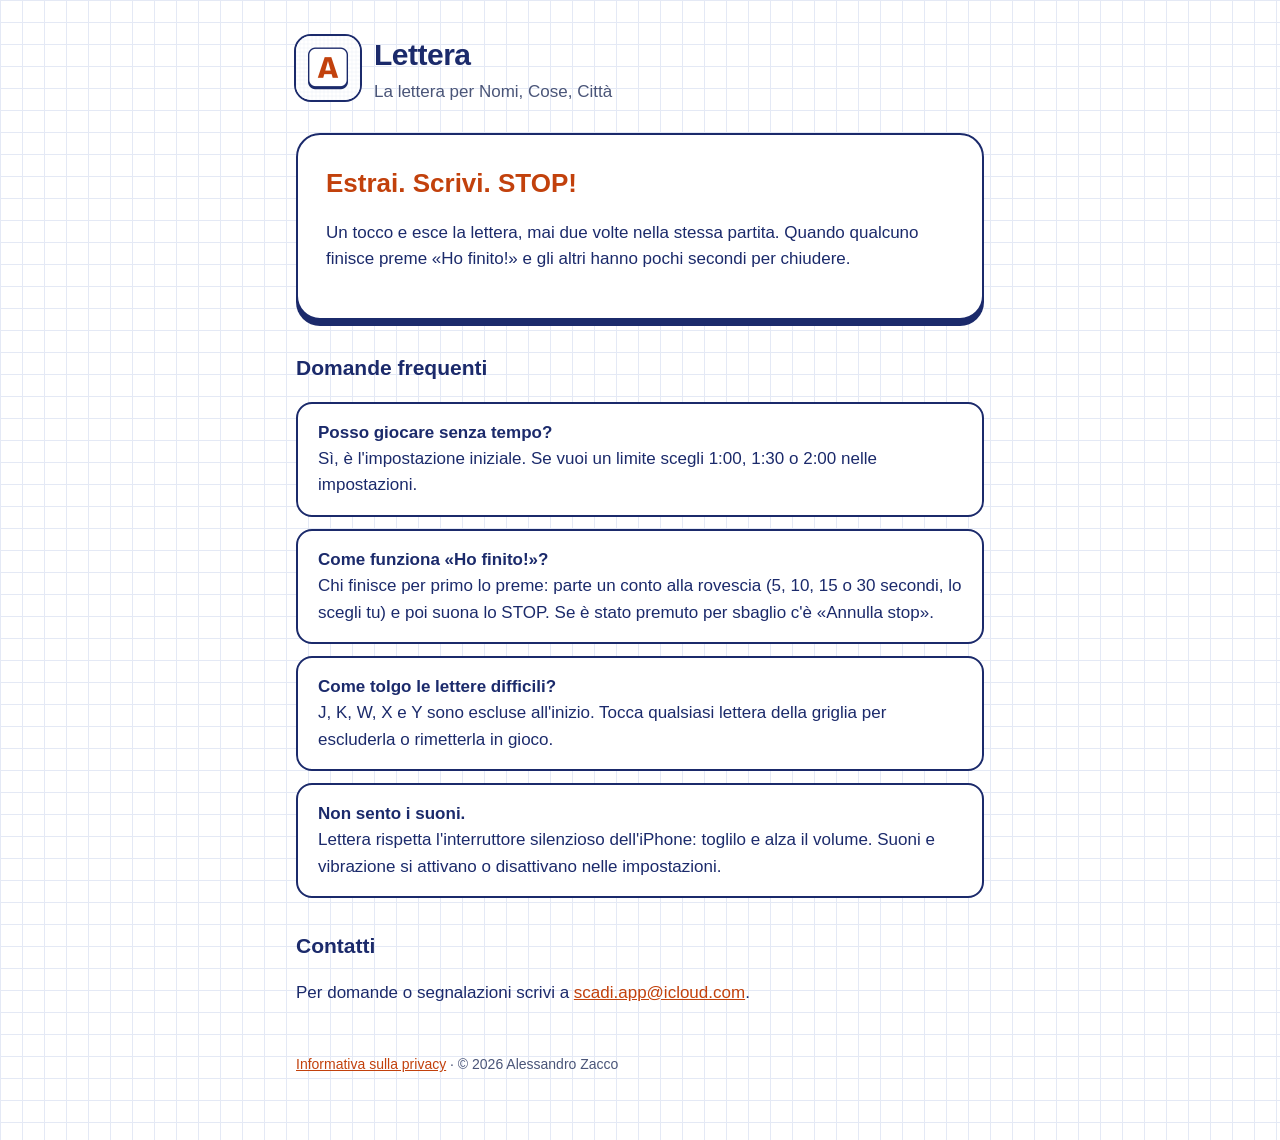
<file: index.html>
<!doctype html>
<html lang="it">
<head>
<meta charset="utf-8"><meta name="viewport" content="width=device-width, initial-scale=1">
<title>Lettera – Nomi Cose Città</title>
<meta name="description" content="Lettera estrae la lettera per Nomi, Cose, Città: senza doppioni, con lo stop quando qualcuno finisce e un timer facoltativo.">
<link rel="icon" href="icon.png"><link rel="stylesheet" href="style.css">
</head>
<body><main>
<header><img src="icon.png" alt=""><div><h1>Lettera</h1><p class="sub">La lettera per Nomi, Cose, Città</p></div></header>

<section class="hero">
  <h2>Estrai. Scrivi. STOP!</h2>
  <p>Un tocco e esce la lettera, mai due volte nella stessa partita. Quando qualcuno finisce preme «Ho finito!» e gli altri hanno pochi secondi per chiudere.</p>
</section>

<h2>Domande frequenti</h2>
<div class="card"><strong>Posso giocare senza tempo?</strong><br>Sì, è l'impostazione iniziale. Se vuoi un limite scegli 1:00, 1:30 o 2:00 nelle impostazioni.</div>
<div class="card"><strong>Come funziona «Ho finito!»?</strong><br>Chi finisce per primo lo preme: parte un conto alla rovescia (5, 10, 15 o 30 secondi, lo scegli tu) e poi suona lo STOP. Se è stato premuto per sbaglio c'è «Annulla stop».</div>
<div class="card"><strong>Come tolgo le lettere difficili?</strong><br>J, K, W, X e Y sono escluse all'inizio. Tocca qualsiasi lettera della griglia per escluderla o rimetterla in gioco.</div>
<div class="card"><strong>Non sento i suoni.</strong><br>Lettera rispetta l'interruttore silenzioso dell'iPhone: toglilo e alza il volume. Suoni e vibrazione si attivano o disattivano nelle impostazioni.</div>

<h2>Contatti</h2>
<p>Per domande o segnalazioni scrivi a <a href="mailto:scadi.app@icloud.com">scadi.app@icloud.com</a>.</p>

<footer><a href="privacy.html">Informativa sulla privacy</a> · © 2026 Alessandro Zacco</footer>
</main></body></html>
</file>
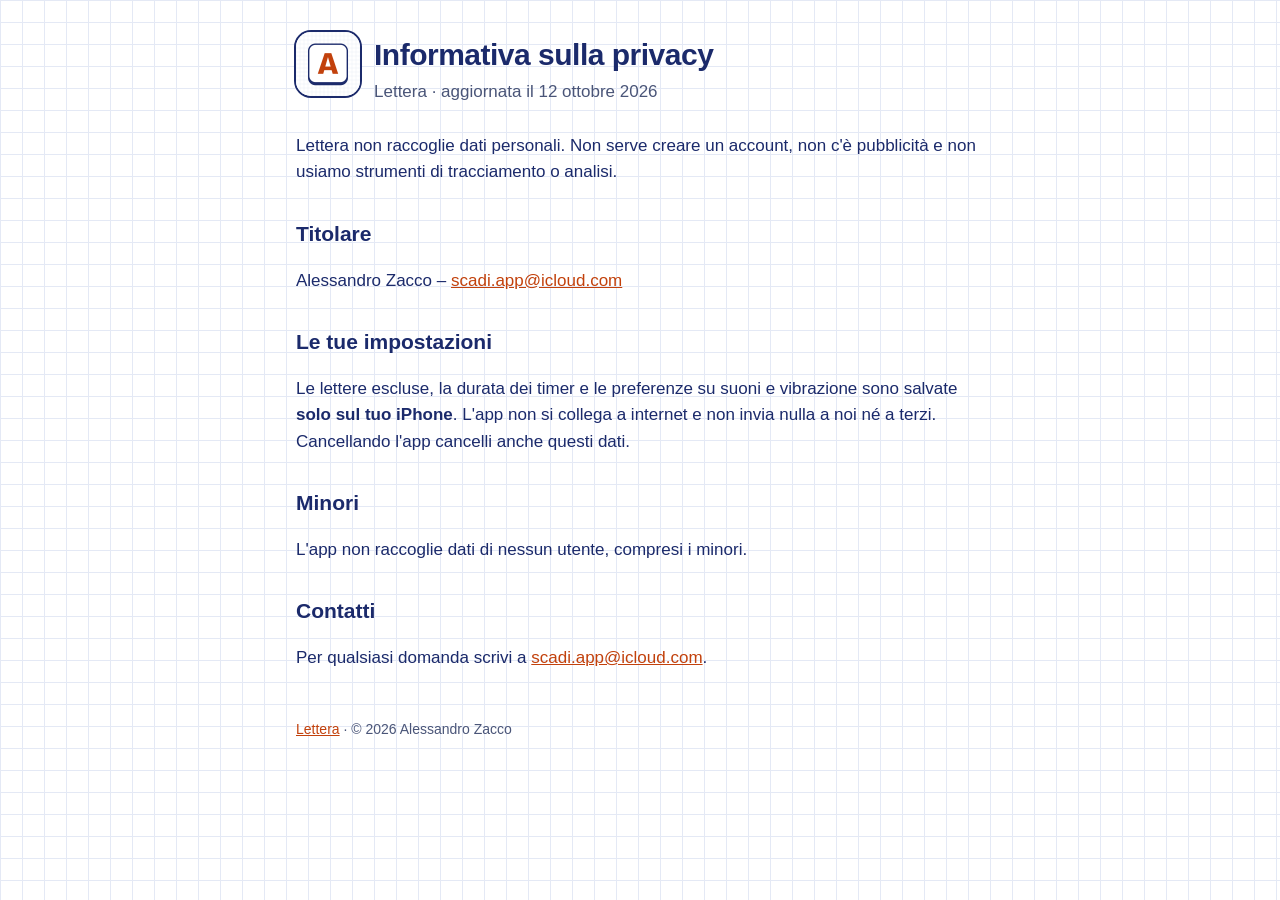
<file: privacy.html>
<!doctype html>
<html lang="it">
<head>
<meta charset="utf-8"><meta name="viewport" content="width=device-width, initial-scale=1">
<title>Privacy – Lettera</title>
<link rel="icon" href="icon.png"><link rel="stylesheet" href="style.css">
</head>
<body><main>
<header><a href="./"><img src="icon.png" alt=""></a><div><h1>Informativa sulla privacy</h1><p class="sub">Lettera · aggiornata il 12 ottobre 2026</p></div></header>

<p>Lettera non raccoglie dati personali. Non serve creare un account, non c'è pubblicità e non usiamo strumenti di tracciamento o analisi.</p>

<h2>Titolare</h2>
<p>Alessandro Zacco – <a href="mailto:scadi.app@icloud.com">scadi.app@icloud.com</a></p>

<h2>Le tue impostazioni</h2>
<p>Le lettere escluse, la durata dei timer e le preferenze su suoni e vibrazione sono salvate <strong>solo sul tuo iPhone</strong>. L'app non si collega a internet e non invia nulla a noi né a terzi. Cancellando l'app cancelli anche questi dati.</p>

<h2>Minori</h2>
<p>L'app non raccoglie dati di nessun utente, compresi i minori.</p>

<h2>Contatti</h2>
<p>Per qualsiasi domanda scrivi a <a href="mailto:scadi.app@icloud.com">scadi.app@icloud.com</a>.</p>

<footer><a href="./">Lettera</a> · © 2026 Alessandro Zacco</footer>
</main></body></html>
</file>
<file: style.css>
:root { --accent: #c2410c; --text: #1b2a6b; --muted: #4a5578; --bg: #ffffff; --grid: #e4e9f5; --card: #ffffff; --line: #1b2a6b; }
@media (prefers-color-scheme: dark) { :root { --accent: #f06a2e; --text: #e6eaf7; --muted: #9ea9cf; --bg: #0f1430; --grid: #1a2250; --card: #182046; --line: #e6eaf7; } }
* { box-sizing: border-box; }
body { margin: 0; font: 17px/1.55 -apple-system, BlinkMacSystemFont, "Segoe UI", sans-serif; color: var(--text); background-color: var(--bg);
  background-image: linear-gradient(var(--grid) 1px, transparent 1px), linear-gradient(90deg, var(--grid) 1px, transparent 1px); background-size: 22px 22px; }
main { max-width: 720px; margin: 0 auto; padding: 32px 16px 64px; }
header { display: flex; align-items: center; gap: 14px; margin-bottom: 28px; }
header img { width: 64px; height: 64px; border-radius: 15px; box-shadow: 0 0 0 2px var(--line); }
header a { color: inherit; text-decoration: none; }
h1 { font-size: 30px; margin: 0; letter-spacing: -0.5px; } h2 { font-size: 21px; margin-top: 32px; }
.sub { color: var(--muted); margin: 0; }
.hero { background: var(--card); border: 2.5px solid var(--line); box-shadow: 0 6px 0 var(--line); border-radius: 24px; padding: 28px; margin: 8px 0 28px; }
.hero h2 { margin: 0 0 8px; font-size: 26px; color: var(--accent); }
.card { background: var(--card); border: 2px solid var(--line); border-radius: 16px; padding: 16px 20px; margin: 12px 0; }
a { color: var(--accent); }
footer { margin-top: 48px; color: var(--muted); font-size: 14px; }
</file>
